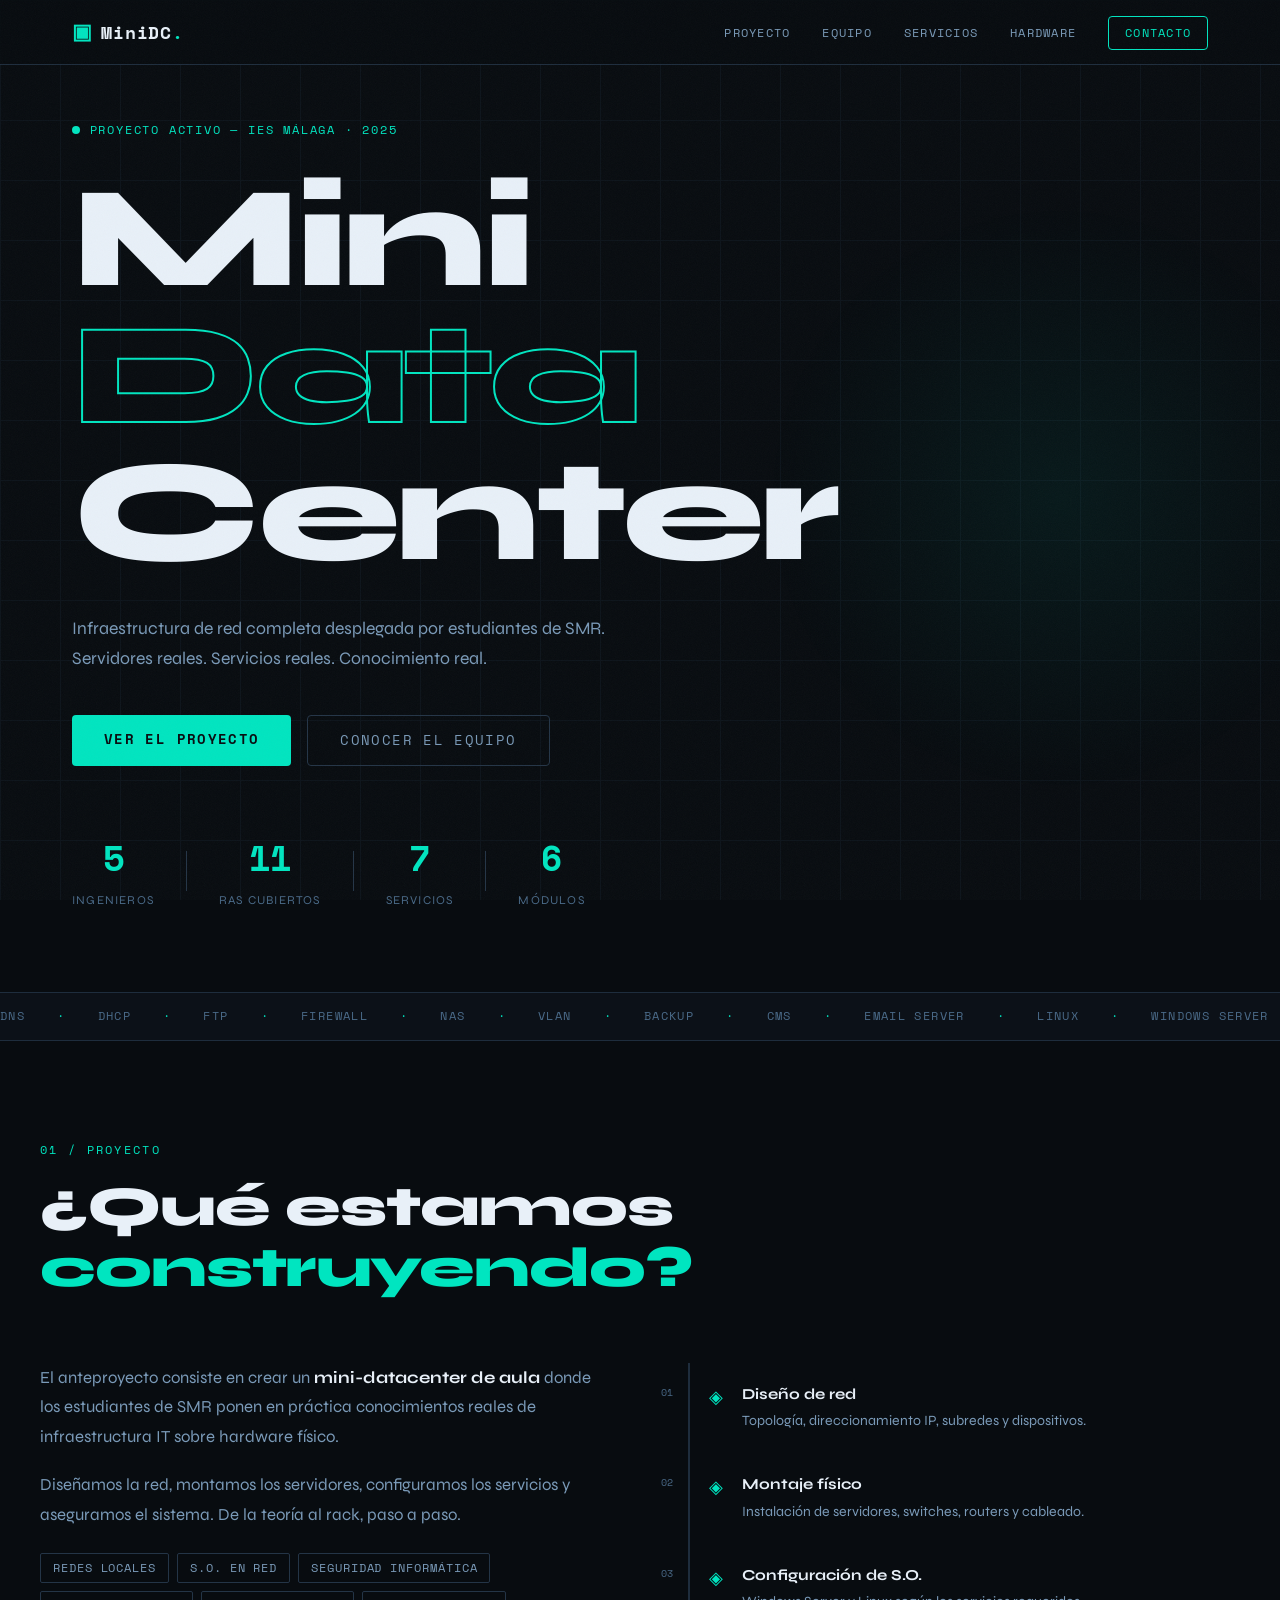
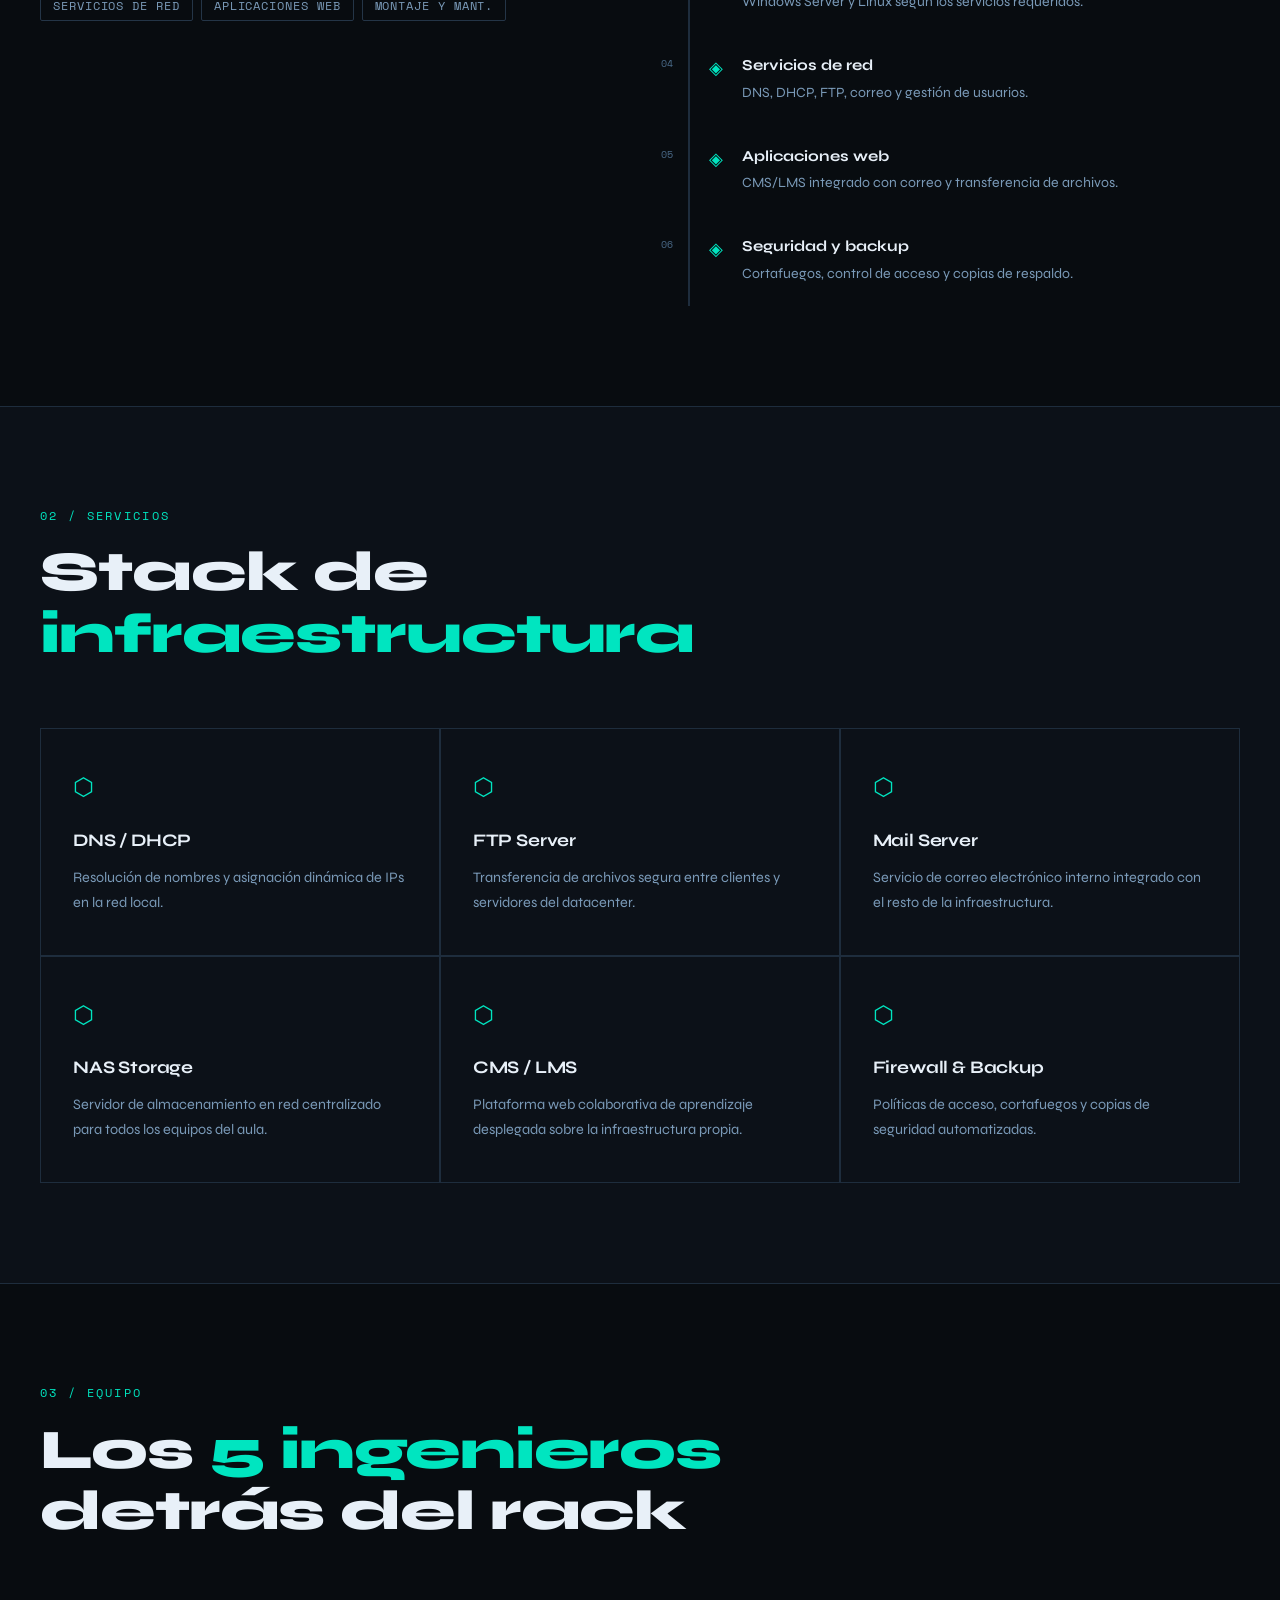
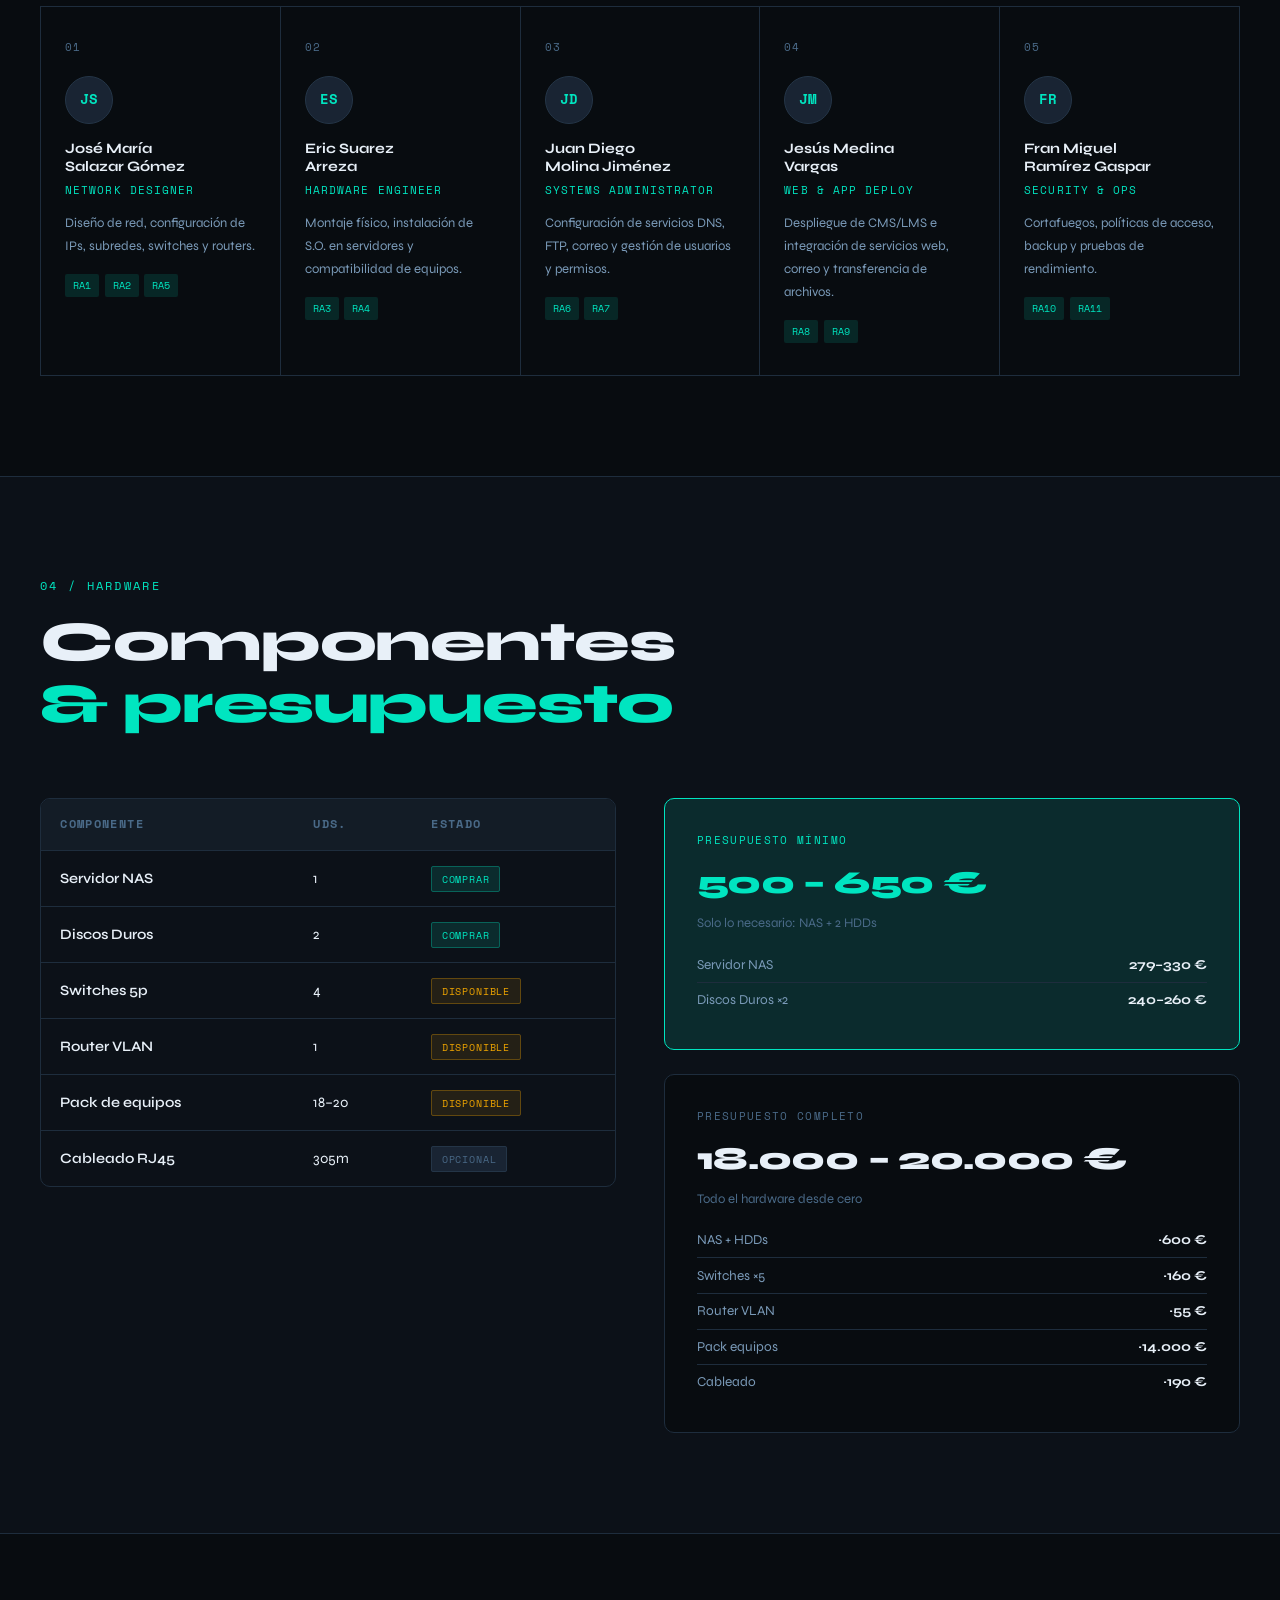
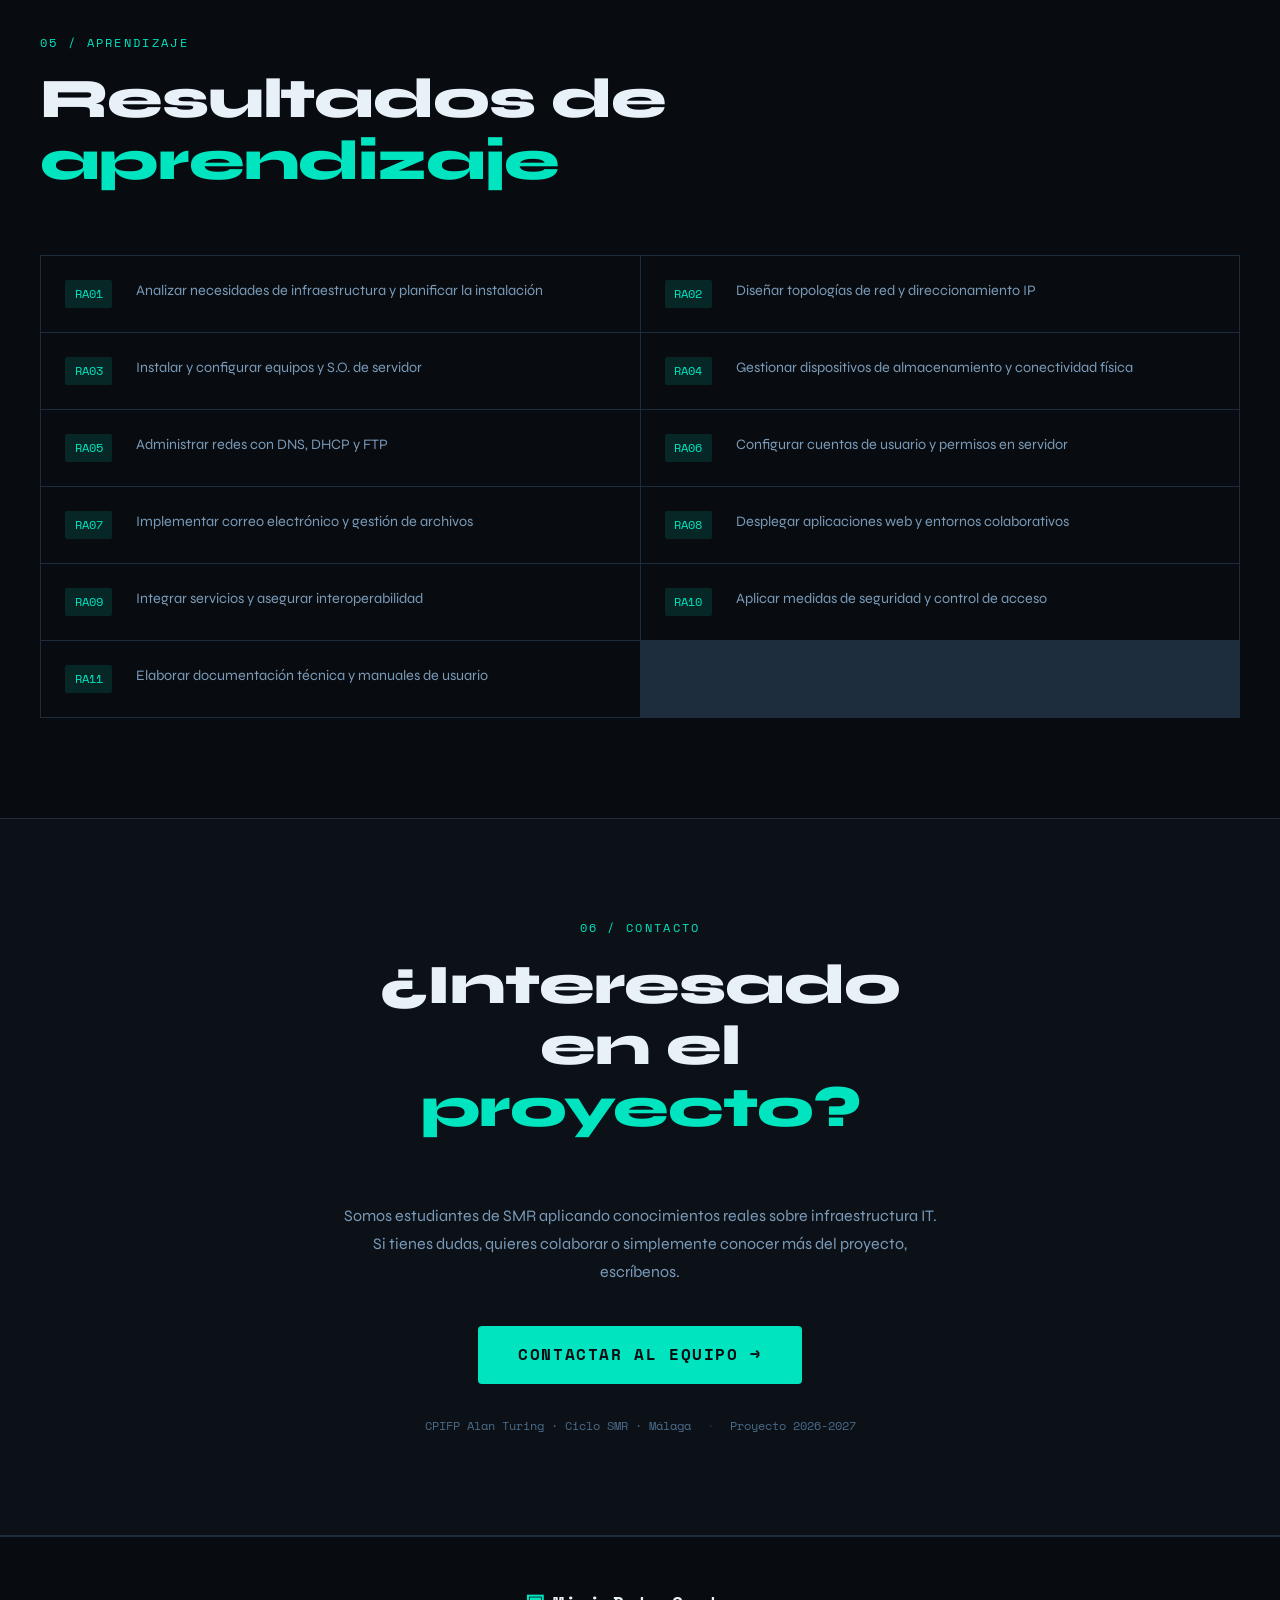
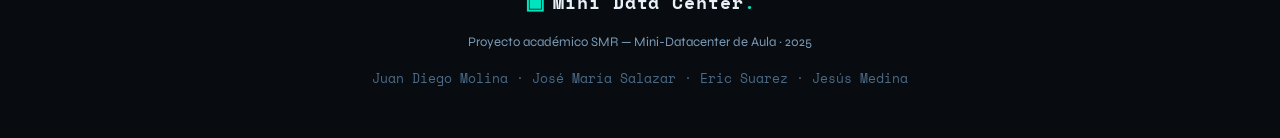
<file: PaginaWeb/index.html>
<!DOCTYPE html>
<html lang="es">
<head>
  <meta charset="UTF-8" />
  <meta name="viewport" content="width=device-width, initial-scale=1.0"/>
  <title>MiniDataCenter — Infraestructura Educativa</title>
  <link rel="preconnect" href="https://fonts.googleapis.com">
  <link href="https://fonts.googleapis.com/css2?family=Space+Mono:wght@400;700&family=Syne:wght@400;600;700;800&display=swap" rel="stylesheet">
  <link rel="stylesheet" href="css/estilo.css" />
</head>
<body>

  <!-- NOISE OVERLAY -->
  <div class="noise"></div>

  <!-- GRID BG -->
  <div class="grid-bg"></div>

  <!-- NAV -->
  <nav>
    <div class="nav-inner">
      <div class="logo">
        <span class="logo-icon">▣</span>
        <span class="logo-text">MiniDC<span class="accent">.</span></span>
      </div>
      <ul class="nav-links">
        <li><a href="#proyecto">Proyecto</a></li>
        <li><a href="#equipo">Equipo</a></li>
        <li><a href="#servicios">Servicios</a></li>
        <li><a href="#componentes">Hardware</a></li>
        <li><a href="#contacto" class="nav-cta">Contacto</a></li>
      </ul>
      <button class="hamburger" id="hamburger" aria-label="Menú">
        <span></span><span></span><span></span>
      </button>
    </div>
  </nav>

  <!-- HERO -->
  <section class="hero" id="hero">
    <div class="hero-tag">
      <span class="dot"></span> Proyecto activo — IES Málaga · 2025
    </div>
    <h1 class="hero-title">
      Mini<br/>
      <span class="hero-outline">Data</span><br/>
      Center
    </h1>
    <p class="hero-sub">
      Infraestructura de red completa desplegada por estudiantes de SMR.<br/>
      Servidores reales. Servicios reales. Conocimiento real.
    </p>
    <div class="hero-ctas">
      <a href="#proyecto" class="btn-primary">Ver el proyecto</a>
      <a href="#equipo" class="btn-ghost">Conocer el equipo</a>
    </div>
    <div class="hero-stats">
      <div class="stat">
        <span class="stat-num">5</span>
        <span class="stat-label">Ingenieros</span>
      </div>
      <div class="stat-div"></div>
      <div class="stat">
        <span class="stat-num">11</span>
        <span class="stat-label">RAs cubiertos</span>
      </div>
      <div class="stat-div"></div>
      <div class="stat">
        <span class="stat-num">7</span>
        <span class="stat-label">Servicios</span>
      </div>
      <div class="stat-div"></div>
      <div class="stat">
        <span class="stat-num">6</span>
        <span class="stat-label">Módulos</span>
      </div>
    </div>
  </section>

  <!-- TICKER -->
  <div class="ticker-wrap">
    <div class="ticker">
      <span>DNS</span><span>·</span>
      <span>DHCP</span><span>·</span>
      <span>FTP</span><span>·</span>
      <span>FIREWALL</span><span>·</span>
      <span>NAS</span><span>·</span>
      <span>VLAN</span><span>·</span>
      <span>BACKUP</span><span>·</span>
      <span>CMS</span><span>·</span>
      <span>EMAIL SERVER</span><span>·</span>
      <span>LINUX</span><span>·</span>
      <span>WINDOWS SERVER</span><span>·</span>
      <span>DNS</span><span>·</span>
      <span>DHCP</span><span>·</span>
      <span>FTP</span><span>·</span>
      <span>FIREWALL</span><span>·</span>
      <span>NAS</span><span>·</span>
      <span>VLAN</span><span>·</span>
      <span>BACKUP</span><span>·</span>
      <span>CMS</span><span>·</span>
      <span>EMAIL SERVER</span><span>·</span>
      <span>LINUX</span><span>·</span>
      <span>WINDOWS SERVER</span><span>·</span>
    </div>
  </div>

  <!-- PROYECTO -->
  <section class="section" id="proyecto">
    <div class="section-inner">
      <div class="section-header">
        <span class="section-tag">01 / Proyecto</span>
        <h2>¿Qué estamos<br/><span class="accent">construyendo?</span></h2>
      </div>
      <div class="proyecto-grid">
        <div class="proyecto-text">
          <p>El anteproyecto consiste en crear un <strong>mini-datacenter de aula</strong> donde los estudiantes de SMR ponen en práctica conocimientos reales de infraestructura IT sobre hardware físico.</p>
          <p>Diseñamos la red, montamos los servidores, configuramos los servicios y aseguramos el sistema. De la teoría al rack, paso a paso.</p>
          <div class="justificacion-badges">
            <span class="badge">Redes Locales</span>
            <span class="badge">S.O. en Red</span>
            <span class="badge">Seguridad Informática</span>
            <span class="badge">Servicios de Red</span>
            <span class="badge">Aplicaciones Web</span>
            <span class="badge">Montaje y Mant.</span>
          </div>
        </div>
        <div class="proyecto-fases">
          <div class="fase" data-num="01">
            <div class="fase-icon">◈</div>
            <div>
              <h4>Diseño de red</h4>
              <p>Topología, direccionamiento IP, subredes y dispositivos.</p>
            </div>
          </div>
          <div class="fase" data-num="02">
            <div class="fase-icon">◈</div>
            <div>
              <h4>Montaje físico</h4>
              <p>Instalación de servidores, switches, routers y cableado.</p>
            </div>
          </div>
          <div class="fase" data-num="03">
            <div class="fase-icon">◈</div>
            <div>
              <h4>Configuración de S.O.</h4>
              <p>Windows Server y Linux según los servicios requeridos.</p>
            </div>
          </div>
          <div class="fase" data-num="04">
            <div class="fase-icon">◈</div>
            <div>
              <h4>Servicios de red</h4>
              <p>DNS, DHCP, FTP, correo y gestión de usuarios.</p>
            </div>
          </div>
          <div class="fase" data-num="05">
            <div class="fase-icon">◈</div>
            <div>
              <h4>Aplicaciones web</h4>
              <p>CMS/LMS integrado con correo y transferencia de archivos.</p>
            </div>
          </div>
          <div class="fase" data-num="06">
            <div class="fase-icon">◈</div>
            <div>
              <h4>Seguridad y backup</h4>
              <p>Cortafuegos, control de acceso y copias de respaldo.</p>
            </div>
          </div>
        </div>
      </div>
    </div>
  </section>

  <!-- SERVICIOS -->
  <section class="section section-dark" id="servicios">
    <div class="section-inner">
      <div class="section-header">
        <span class="section-tag">02 / Servicios</span>
        <h2>Stack de<br/><span class="accent">infraestructura</span></h2>
      </div>
      <div class="servicios-grid">
        <div class="servicio-card">
          <div class="servicio-icon">⬡</div>
          <h3>DNS / DHCP</h3>
          <p>Resolución de nombres y asignación dinámica de IPs en la red local.</p>
        </div>
        <div class="servicio-card">
          <div class="servicio-icon">⬡</div>
          <h3>FTP Server</h3>
          <p>Transferencia de archivos segura entre clientes y servidores del datacenter.</p>
        </div>
        <div class="servicio-card">
          <div class="servicio-icon">⬡</div>
          <h3>Mail Server</h3>
          <p>Servicio de correo electrónico interno integrado con el resto de la infraestructura.</p>
        </div>
        <div class="servicio-card">
          <div class="servicio-icon">⬡</div>
          <h3>NAS Storage</h3>
          <p>Servidor de almacenamiento en red centralizado para todos los equipos del aula.</p>
        </div>
        <div class="servicio-card">
          <div class="servicio-icon">⬡</div>
          <h3>CMS / LMS</h3>
          <p>Plataforma web colaborativa de aprendizaje desplegada sobre la infraestructura propia.</p>
        </div>
        <div class="servicio-card">
          <div class="servicio-icon">⬡</div>
          <h3>Firewall &amp; Backup</h3>
          <p>Políticas de acceso, cortafuegos y copias de seguridad automatizadas.</p>
        </div>
      </div>
    </div>
  </section>

  <!-- EQUIPO -->
  <section class="section" id="equipo">
    <div class="section-inner">
      <div class="section-header">
        <span class="section-tag">03 / Equipo</span>
        <h2>Los <span class="accent">5 ingenieros</span><br/>detrás del rack</h2>
      </div>
      <div class="equipo-grid">

        <div class="miembro-card">
          <div class="miembro-num">01</div>
          <div class="miembro-avatar">JS</div>
          <h3>José María<br/>Salazar Gómez</h3>
          <div class="miembro-rol">Network Designer</div>
          <p>Diseño de red, configuración de IPs, subredes, switches y routers.</p>
          <div class="miembro-ras">
            <span class="ra">RA1</span>
            <span class="ra">RA2</span>
            <span class="ra">RA5</span>
          </div>
        </div>

        <div class="miembro-card">
          <div class="miembro-num">02</div>
          <div class="miembro-avatar">ES</div>
          <h3>Eric Suarez<br/>Arreza</h3>
          <div class="miembro-rol">Hardware Engineer</div>
          <p>Montaje físico, instalación de S.O. en servidores y compatibilidad de equipos.</p>
          <div class="miembro-ras">
            <span class="ra">RA3</span>
            <span class="ra">RA4</span>
          </div>
        </div>

        <div class="miembro-card">
          <div class="miembro-num">03</div>
          <div class="miembro-avatar">JD</div>
          <h3>Juan Diego<br/>Molina Jiménez</h3>
          <div class="miembro-rol">Systems Administrator</div>
          <p>Configuración de servicios DNS, FTP, correo y gestión de usuarios y permisos.</p>
          <div class="miembro-ras">
            <span class="ra">RA6</span>
            <span class="ra">RA7</span>
          </div>
        </div>

        <div class="miembro-card">
          <div class="miembro-num">04</div>
          <div class="miembro-avatar">JM</div>
          <h3>Jesús Medina<br/>Vargas</h3>
          <div class="miembro-rol">Web & App Deploy</div>
          <p>Despliegue de CMS/LMS e integración de servicios web, correo y transferencia de archivos.</p>
          <div class="miembro-ras">
            <span class="ra">RA8</span>
            <span class="ra">RA9</span>
          </div>
        </div>

        <div class="miembro-card">
          <div class="miembro-num">05</div>
          <div class="miembro-avatar">FR</div>
          <h3>Fran Miguel<br/>Ramírez Gaspar</h3>
          <div class="miembro-rol">Security & Ops</div>
          <p>Cortafuegos, políticas de acceso, backup y pruebas de rendimiento.</p>
          <div class="miembro-ras">
            <span class="ra">RA10</span>
            <span class="ra">RA11</span>
          </div>
        </div>

      </div>
    </div>
  </section>

  <!-- COMPONENTES / HARDWARE -->
  <section class="section section-dark" id="componentes">
    <div class="section-inner">
      <div class="section-header">
        <span class="section-tag">04 / Hardware</span>
        <h2>Componentes<br/><span class="accent">&amp; presupuesto</span></h2>
      </div>
      <div class="hardware-layout">
        <div class="hardware-table-wrap">
          <table class="hardware-table">
            <thead>
              <tr>
                <th>Componente</th>
                <th>Uds.</th>
                <th>Estado</th>
              </tr>
            </thead>
            <tbody>
              <tr>
                <td><span class="hw-name">Servidor NAS</span></td>
                <td>1</td>
                <td><span class="badge-comprar">Comprar</span></td>
              </tr>
              <tr>
                <td><span class="hw-name">Discos Duros</span></td>
                <td>2</td>
                <td><span class="badge-comprar">Comprar</span></td>
              </tr>
              <tr>
                <td><span class="hw-name">Switches 5p</span></td>
                <td>4</td>
                <td><span class="badge-disponible">Disponible</span></td>
              </tr>
              <tr>
                <td><span class="hw-name">Router VLAN</span></td>
                <td>1</td>
                <td><span class="badge-disponible">Disponible</span></td>
              </tr>
              <tr>
                <td><span class="hw-name">Pack de equipos</span></td>
                <td>18–20</td>
                <td><span class="badge-disponible">Disponible</span></td>
              </tr>
              <tr>
                <td><span class="hw-name">Cableado RJ45</span></td>
                <td>305m</td>
                <td><span class="badge-opcional">Opcional</span></td>
              </tr>
            </tbody>
          </table>
        </div>
        <div class="presupuesto-cards">
          <div class="presup-card presup-min">
            <div class="presup-label">Presupuesto mínimo</div>
            <div class="presup-amount">500 – 650 €</div>
            <div class="presup-detail">Solo lo necesario: NAS + 2 HDDs</div>
            <ul class="presup-items">
              <li>Servidor NAS <strong>279–330 €</strong></li>
              <li>Discos Duros ×2 <strong>240–260 €</strong></li>
            </ul>
          </div>
          <div class="presup-card presup-full">
            <div class="presup-label">Presupuesto completo</div>
            <div class="presup-amount">18.000 – 20.000 €</div>
            <div class="presup-detail">Todo el hardware desde cero</div>
            <ul class="presup-items">
              <li>NAS + HDDs <strong>~600 €</strong></li>
              <li>Switches ×5 <strong>~160 €</strong></li>
              <li>Router VLAN <strong>~55 €</strong></li>
              <li>Pack equipos <strong>~14.000 €</strong></li>
              <li>Cableado <strong>~190 €</strong></li>
            </ul>
          </div>
        </div>
      </div>
    </div>
  </section>

  <!-- RA SECTION -->
  <section class="section" id="ras">
    <div class="section-inner">
      <div class="section-header">
        <span class="section-tag">05 / Aprendizaje</span>
        <h2>Resultados de<br/><span class="accent">aprendizaje</span></h2>
      </div>
      <div class="ra-grid">
        <div class="ra-item"><span class="ra-code">RA01</span><span class="ra-desc">Analizar necesidades de infraestructura y planificar la instalación</span></div>
        <div class="ra-item"><span class="ra-code">RA02</span><span class="ra-desc">Diseñar topologías de red y direccionamiento IP</span></div>
        <div class="ra-item"><span class="ra-code">RA03</span><span class="ra-desc">Instalar y configurar equipos y S.O. de servidor</span></div>
        <div class="ra-item"><span class="ra-code">RA04</span><span class="ra-desc">Gestionar dispositivos de almacenamiento y conectividad física</span></div>
        <div class="ra-item"><span class="ra-code">RA05</span><span class="ra-desc">Administrar redes con DNS, DHCP y FTP</span></div>
        <div class="ra-item"><span class="ra-code">RA06</span><span class="ra-desc">Configurar cuentas de usuario y permisos en servidor</span></div>
        <div class="ra-item"><span class="ra-code">RA07</span><span class="ra-desc">Implementar correo electrónico y gestión de archivos</span></div>
        <div class="ra-item"><span class="ra-code">RA08</span><span class="ra-desc">Desplegar aplicaciones web y entornos colaborativos</span></div>
        <div class="ra-item"><span class="ra-code">RA09</span><span class="ra-desc">Integrar servicios y asegurar interoperabilidad</span></div>
        <div class="ra-item"><span class="ra-code">RA10</span><span class="ra-desc">Aplicar medidas de seguridad y control de acceso</span></div>
        <div class="ra-item"><span class="ra-code">RA11</span><span class="ra-desc">Elaborar documentación técnica y manuales de usuario</span></div>
      </div>
    </div>
  </section>

  <!-- CONTACTO -->
  <section class="section section-dark" id="contacto">
    <div class="section-inner contact-inner">
      <div class="section-header">
        <span class="section-tag">06 / Contacto</span>
        <h2>¿Interesado en el<br/><span class="accent">proyecto?</span></h2>
      </div>
      <p class="contact-sub">Somos estudiantes de SMR aplicando conocimientos reales sobre infraestructura IT. Si tienes dudas, quieres colaborar o simplemente conocer más del proyecto, escríbenos.</p>
      <a href="mailto:info@minidatacenter.edu" class="btn-primary btn-large">Contactar al equipo →</a>
      <div class="contact-info">
        <span>CPIFP Alan Turing · Ciclo SMR · Málaga</span>
        <span class="sep">·</span>
        <span>Proyecto 2026-2027</span>
      </div>
    </div>
  </section>

  <!-- FOOTER -->
  <footer>
    <div class="footer-inner">
      <div class="logo">
        <span class="logo-icon">▣</span>
        <span class="logo-text">Mini Data Center<span class="accent">.</span></span>
      </div>
      <p>Proyecto académico SMR — Mini-Datacenter de Aula · 2025</p>
      <p class="footer-names">Juan Diego Molina · José María Salazar · Eric Suarez · Jesús Medina</p>
    </div>
  </footer>

  <script>
    // Hamburger menu
    const hamburger = document.getElementById('hamburger');
    const navLinks = document.querySelector('.nav-links');
    hamburger.addEventListener('click', () => {
      navLinks.classList.toggle('open');
      hamburger.classList.toggle('active');
    });

    // Smooth scroll
    document.querySelectorAll('a[href^="#"]').forEach(a => {
      a.addEventListener('click', e => {
        e.preventDefault();
        const target = document.querySelector(a.getAttribute('href'));
        if (target) target.scrollIntoView({ behavior: 'smooth' });
        navLinks.classList.remove('open');
        hamburger.classList.remove('active');
      });
    });

    // Fade-in on scroll
    const observer = new IntersectionObserver((entries) => {
      entries.forEach(e => {
        if (e.isIntersecting) e.target.classList.add('visible');
      });
    }, { threshold: 0.1 });

    document.querySelectorAll('.fase, .servicio-card, .miembro-card, .ra-item, .presup-card').forEach(el => {
      el.classList.add('fade-in');
      observer.observe(el);
    });
  </script>
</body>
</html>
</file>
<file: PaginaWeb/css/estilo.css>
/* =============================================
   MINI DATACENTER — styles.css
   Estética: Industrial / Tech Dark
   ============================================= */

/* --- VARIABLES --- */
:root {
  --bg: #080c10;
  --bg2: #0c1118;
  --bg3: #111820;
  --surface: #131c26;
  --surface2: #192433;
  --border: #1e2d3d;
  --border2: #243547;
  --accent: #00e5c0;
  --accent2: #00b89a;
  --accent-dim: rgba(0, 229, 192, 0.12);
  --accent-glow: rgba(0, 229, 192, 0.25);
  --text: #e8f0f8;
  --text2: #7a9ab8;
  --text3: #4a6a88;
  --warn: #f0a500;
  --font-display: 'Syne', sans-serif;
  --font-mono: 'Space Mono', monospace;
  --radius: 4px;
  --radius-lg: 10px;
}

/* --- RESET --- */
*, *::before, *::after { box-sizing: border-box; margin: 0; padding: 0; }
html { scroll-behavior: smooth; }
body {
  background: var(--bg);
  color: var(--text);
  font-family: var(--font-display);
  overflow-x: hidden;
  line-height: 1.6;
}
a { text-decoration: none; color: inherit; }
ul { list-style: none; }
p { color: var(--text2); line-height: 1.75; }
strong { color: var(--text); }

/* --- NOISE OVERLAY --- */
.noise {
  pointer-events: none;
  position: fixed;
  inset: 0;
  z-index: 9999;
  opacity: 0.035;
  background-image: url("data:image/svg+xml,%3Csvg viewBox='0 0 256 256' xmlns='http://www.w3.org/2000/svg'%3E%3Cfilter id='n'%3E%3CfeTurbulence type='fractalNoise' baseFrequency='0.9' numOctaves='4' stitchTiles='stitch'/%3E%3C/filter%3E%3Crect width='100%25' height='100%25' filter='url(%23n)'/%3E%3C/svg%3E");
  background-size: 200px;
}

/* --- GRID BG --- */
.grid-bg {
  pointer-events: none;
  position: fixed;
  inset: 0;
  z-index: 0;
  background-image:
    linear-gradient(var(--border) 1px, transparent 1px),
    linear-gradient(90deg, var(--border) 1px, transparent 1px);
  background-size: 60px 60px;
  opacity: 0.25;
}

/* --- NAV --- */
nav {
  position: fixed;
  top: 0;
  width: 100%;
  z-index: 1000;
  background: rgba(8, 12, 16, 0.85);
  backdrop-filter: blur(12px);
  border-bottom: 1px solid var(--border);
}

.nav-inner {
  max-width: 1200px;
  margin: 0 auto;
  padding: 0 2rem;
  height: 64px;
  display: flex;
  align-items: center;
  justify-content: space-between;
}

.logo {
  display: flex;
  align-items: center;
  gap: 0.5rem;
  font-family: var(--font-mono);
  font-size: 1.1rem;
  font-weight: 700;
  letter-spacing: 0.05em;
}
.logo-icon {
  color: var(--accent);
  font-size: 1.3rem;
}
.accent { color: var(--accent); }

.nav-links {
  display: flex;
  align-items: center;
  gap: 2rem;
}
.nav-links a {
  font-family: var(--font-mono);
  font-size: 0.78rem;
  text-transform: uppercase;
  letter-spacing: 0.1em;
  color: var(--text2);
  transition: color 0.2s;
}
.nav-links a:hover { color: var(--accent); }
.nav-links .nav-cta {
  border: 1px solid var(--accent);
  color: var(--accent);
  padding: 0.4rem 1rem;
  border-radius: var(--radius);
  transition: background 0.2s, color 0.2s;
}
.nav-links .nav-cta:hover {
  background: var(--accent);
  color: var(--bg);
}

.hamburger {
  display: none;
  flex-direction: column;
  gap: 5px;
  background: none;
  border: none;
  cursor: pointer;
  padding: 4px;
}
.hamburger span {
  display: block;
  width: 24px;
  height: 2px;
  background: var(--text);
  transition: all 0.3s;
}
.hamburger.active span:nth-child(1) { transform: translateY(7px) rotate(45deg); }
.hamburger.active span:nth-child(2) { opacity: 0; }
.hamburger.active span:nth-child(3) { transform: translateY(-7px) rotate(-45deg); }

/* --- HERO --- */
.hero {
  position: relative;
  z-index: 1;
  min-height: 100vh;
  display: flex;
  flex-direction: column;
  justify-content: center;
  padding: 120px 2rem 80px;
  max-width: 1200px;
  margin: 0 auto;
}

.hero::before {
  content: '';
  position: absolute;
  top: 20%;
  right: -10%;
  width: 600px;
  height: 600px;
  background: radial-gradient(circle, rgba(0,229,192,0.06) 0%, transparent 70%);
  pointer-events: none;
}

.hero-tag {
  display: flex;
  align-items: center;
  gap: 0.6rem;
  font-family: var(--font-mono);
  font-size: 0.75rem;
  text-transform: uppercase;
  letter-spacing: 0.15em;
  color: var(--accent);
  margin-bottom: 2rem;
  animation: fadeDown 0.8s ease forwards;
}
.dot {
  width: 8px;
  height: 8px;
  background: var(--accent);
  border-radius: 50%;
  animation: pulse 2s infinite;
}

@keyframes pulse {
  0%, 100% { box-shadow: 0 0 0 0 var(--accent-glow); }
  50% { box-shadow: 0 0 0 6px transparent; }
}

.hero-title {
  font-family: var(--font-display);
  font-size: clamp(4rem, 12vw, 9rem);
  font-weight: 800;
  line-height: 0.95;
  letter-spacing: -0.03em;
  margin-bottom: 2rem;
  animation: fadeUp 0.8s ease 0.1s both;
}
.hero-outline {
  -webkit-text-stroke: 2px var(--accent);
  color: transparent;
}

.hero-sub {
  font-size: 1.1rem;
  color: var(--text2);
  max-width: 560px;
  margin-bottom: 2.5rem;
  animation: fadeUp 0.8s ease 0.2s both;
}

.hero-ctas {
  display: flex;
  gap: 1rem;
  flex-wrap: wrap;
  margin-bottom: 4rem;
  animation: fadeUp 0.8s ease 0.3s both;
}

.btn-primary {
  display: inline-block;
  background: var(--accent);
  color: var(--bg);
  font-family: var(--font-mono);
  font-size: 0.85rem;
  font-weight: 700;
  text-transform: uppercase;
  letter-spacing: 0.1em;
  padding: 0.85rem 2rem;
  border-radius: var(--radius);
  transition: background 0.2s, transform 0.2s, box-shadow 0.2s;
}
.btn-primary:hover {
  background: var(--accent2);
  transform: translateY(-2px);
  box-shadow: 0 8px 24px var(--accent-glow);
}
.btn-large { font-size: 1rem; padding: 1rem 2.5rem; }

.btn-ghost {
  display: inline-block;
  border: 1px solid var(--border2);
  color: var(--text2);
  font-family: var(--font-mono);
  font-size: 0.85rem;
  text-transform: uppercase;
  letter-spacing: 0.1em;
  padding: 0.85rem 2rem;
  border-radius: var(--radius);
  transition: border-color 0.2s, color 0.2s;
}
.btn-ghost:hover {
  border-color: var(--accent);
  color: var(--accent);
}

.hero-stats {
  display: flex;
  align-items: center;
  gap: 2rem;
  flex-wrap: wrap;
  animation: fadeUp 0.8s ease 0.4s both;
}
.stat { text-align: center; }
.stat-num {
  display: block;
  font-family: var(--font-mono);
  font-size: 2.2rem;
  font-weight: 700;
  color: var(--accent);
}
.stat-label {
  font-size: 0.75rem;
  text-transform: uppercase;
  letter-spacing: 0.1em;
  color: var(--text3);
}
.stat-div {
  width: 1px;
  height: 40px;
  background: var(--border2);
}

/* --- TICKER --- */
.ticker-wrap {
  position: relative;
  z-index: 1;
  overflow: hidden;
  border-top: 1px solid var(--border);
  border-bottom: 1px solid var(--border);
  background: var(--bg2);
  padding: 0.9rem 0;
}
.ticker {
  display: flex;
  gap: 2rem;
  width: max-content;
  animation: ticker 30s linear infinite;
}
.ticker span {
  font-family: var(--font-mono);
  font-size: 0.72rem;
  text-transform: uppercase;
  letter-spacing: 0.12em;
  color: var(--text3);
  white-space: nowrap;
}
.ticker span:nth-child(even) { color: var(--accent); }

@keyframes ticker {
  from { transform: translateX(0); }
  to { transform: translateX(-50%); }
}

/* --- SECTIONS --- */
.section {
  position: relative;
  z-index: 1;
  padding: 100px 2rem;
}
.section-dark {
  background: var(--bg2);
  border-top: 1px solid var(--border);
  border-bottom: 1px solid var(--border);
}
.section-inner {
  max-width: 1200px;
  margin: 0 auto;
}

.section-header {
  margin-bottom: 4rem;
}
.section-tag {
  font-family: var(--font-mono);
  font-size: 0.72rem;
  text-transform: uppercase;
  letter-spacing: 0.2em;
  color: var(--accent);
  display: block;
  margin-bottom: 1rem;
}
.section-header h2 {
  font-family: var(--font-display);
  font-size: clamp(2.2rem, 5vw, 3.5rem);
  font-weight: 800;
  line-height: 1.1;
  letter-spacing: -0.02em;
}

/* --- PROYECTO --- */
.proyecto-grid {
  display: grid;
  grid-template-columns: 1fr 1fr;
  gap: 4rem;
  align-items: start;
}
.proyecto-text p {
  margin-bottom: 1.2rem;
  font-size: 1.05rem;
}
.justificacion-badges {
  display: flex;
  flex-wrap: wrap;
  gap: 0.5rem;
  margin-top: 1.5rem;
}
.badge {
  font-family: var(--font-mono);
  font-size: 0.72rem;
  text-transform: uppercase;
  letter-spacing: 0.08em;
  border: 1px solid var(--border2);
  color: var(--text2);
  padding: 0.3rem 0.75rem;
  border-radius: 2px;
}

.proyecto-fases {
  display: flex;
  flex-direction: column;
  gap: 0;
}
.fase {
  display: flex;
  align-items: flex-start;
  gap: 1.2rem;
  padding: 1.2rem 1.2rem;
  border-left: 2px solid var(--border);
  margin-left: 1rem;
  position: relative;
  transition: border-color 0.3s;
}
.fase:hover { border-color: var(--accent); }
.fase::before {
  content: attr(data-num);
  position: absolute;
  left: -1.8rem;
  top: 1.3rem;
  font-family: var(--font-mono);
  font-size: 0.65rem;
  color: var(--text3);
}
.fase-icon {
  color: var(--accent);
  font-size: 1.1rem;
  margin-top: 2px;
  flex-shrink: 0;
}
.fase h4 {
  font-size: 0.95rem;
  font-weight: 700;
  margin-bottom: 0.2rem;
  color: var(--text);
}
.fase p { font-size: 0.88rem; margin: 0; }

/* --- SERVICIOS --- */
.servicios-grid {
  display: grid;
  grid-template-columns: repeat(3, 1fr);
  gap: 1.5px;
  background: var(--border);
  border: 1px solid var(--border);
}
.servicio-card {
  background: var(--bg2);
  padding: 2.5rem 2rem;
  transition: background 0.3s;
}
.servicio-card:hover {
  background: var(--surface);
}
.servicio-icon {
  font-size: 1.5rem;
  color: var(--accent);
  margin-bottom: 1.2rem;
  display: block;
}
.servicio-card h3 {
  font-size: 1.1rem;
  font-weight: 700;
  margin-bottom: 0.6rem;
  letter-spacing: -0.01em;
}
.servicio-card p { font-size: 0.9rem; }

/* --- EQUIPO --- */
.equipo-grid {
  display: grid;
  grid-template-columns: repeat(5, 1fr);
  gap: 1px;
  background: var(--border);
  border: 1px solid var(--border);
}
.miembro-card {
  background: var(--bg);
  padding: 2rem 1.5rem;
  position: relative;
  overflow: hidden;
  transition: background 0.3s;
}
.miembro-card:hover { background: var(--surface); }
.miembro-card::after {
  content: '';
  position: absolute;
  bottom: 0;
  left: 0;
  right: 0;
  height: 2px;
  background: var(--accent);
  transform: scaleX(0);
  transition: transform 0.3s;
}
.miembro-card:hover::after { transform: scaleX(1); }

.miembro-num {
  font-family: var(--font-mono);
  font-size: 0.68rem;
  color: var(--text3);
  letter-spacing: 0.1em;
  margin-bottom: 1.2rem;
}
.miembro-avatar {
  width: 48px;
  height: 48px;
  background: var(--surface2);
  border: 1px solid var(--border2);
  border-radius: 50%;
  display: flex;
  align-items: center;
  justify-content: center;
  font-family: var(--font-mono);
  font-size: 0.85rem;
  font-weight: 700;
  color: var(--accent);
  margin-bottom: 1rem;
}
.miembro-card h3 {
  font-size: 0.9rem;
  font-weight: 700;
  line-height: 1.3;
  margin-bottom: 0.3rem;
}
.miembro-rol {
  font-family: var(--font-mono);
  font-size: 0.68rem;
  text-transform: uppercase;
  letter-spacing: 0.1em;
  color: var(--accent);
  margin-bottom: 0.8rem;
}
.miembro-card p { font-size: 0.82rem; margin-bottom: 1rem; }
.miembro-ras {
  display: flex;
  flex-wrap: wrap;
  gap: 0.35rem;
}
.ra {
  font-family: var(--font-mono);
  font-size: 0.65rem;
  background: var(--accent-dim);
  color: var(--accent);
  padding: 0.2rem 0.5rem;
  border-radius: 2px;
}

/* --- HARDWARE --- */
.hardware-layout {
  display: grid;
  grid-template-columns: 1fr 1fr;
  gap: 3rem;
  align-items: start;
}
.hardware-table-wrap {
  border: 1px solid var(--border);
  overflow: hidden;
  border-radius: var(--radius-lg);
}
.hardware-table {
  width: 100%;
  border-collapse: collapse;
}
.hardware-table th {
  background: var(--surface);
  font-family: var(--font-mono);
  font-size: 0.72rem;
  text-transform: uppercase;
  letter-spacing: 0.12em;
  color: var(--text3);
  padding: 1rem 1.2rem;
  text-align: left;
  border-bottom: 1px solid var(--border);
}
.hardware-table td {
  padding: 1rem 1.2rem;
  border-bottom: 1px solid var(--border);
  font-size: 0.9rem;
}
.hardware-table tr:last-child td { border-bottom: none; }
.hardware-table tr:hover td { background: var(--surface); }
.hw-name { color: var(--text); font-weight: 600; }
.badge-comprar {
  font-family: var(--font-mono);
  font-size: 0.65rem;
  text-transform: uppercase;
  letter-spacing: 0.08em;
  background: rgba(0,229,192,0.12);
  color: var(--accent);
  padding: 0.25rem 0.6rem;
  border-radius: 2px;
  border: 1px solid rgba(0,229,192,0.3);
}
.badge-disponible {
  font-family: var(--font-mono);
  font-size: 0.65rem;
  text-transform: uppercase;
  letter-spacing: 0.08em;
  background: rgba(240,165,0,0.1);
  color: var(--warn);
  padding: 0.25rem 0.6rem;
  border-radius: 2px;
  border: 1px solid rgba(240,165,0,0.3);
}
.badge-opcional {
  font-family: var(--font-mono);
  font-size: 0.65rem;
  text-transform: uppercase;
  letter-spacing: 0.08em;
  background: var(--surface2);
  color: var(--text3);
  padding: 0.25rem 0.6rem;
  border-radius: 2px;
  border: 1px solid var(--border2);
}

.presupuesto-cards {
  display: flex;
  flex-direction: column;
  gap: 1.5rem;
}
.presup-card {
  border: 1px solid var(--border);
  border-radius: var(--radius-lg);
  padding: 2rem;
  background: var(--bg);
}
.presup-min { border-color: var(--accent); background: var(--accent-dim); }
.presup-label {
  font-family: var(--font-mono);
  font-size: 0.7rem;
  text-transform: uppercase;
  letter-spacing: 0.12em;
  color: var(--text3);
  margin-bottom: 0.5rem;
}
.presup-min .presup-label { color: var(--accent); }
.presup-amount {
  font-family: var(--font-display);
  font-size: 2rem;
  font-weight: 800;
  color: var(--text);
  margin-bottom: 0.3rem;
  letter-spacing: -0.02em;
}
.presup-min .presup-amount { color: var(--accent); }
.presup-detail {
  font-size: 0.82rem;
  color: var(--text3);
  margin-bottom: 1.2rem;
}
.presup-items {
  display: flex;
  flex-direction: column;
  gap: 0.4rem;
}
.presup-items li {
  font-size: 0.85rem;
  color: var(--text2);
  display: flex;
  justify-content: space-between;
  padding-bottom: 0.4rem;
  border-bottom: 1px solid var(--border);
}
.presup-items li:last-child { border-bottom: none; }
.presup-items strong { color: var(--text); }

/* --- RAs --- */
.ra-grid {
  display: grid;
  grid-template-columns: repeat(2, 1fr);
  gap: 1px;
  background: var(--border);
  border: 1px solid var(--border);
}
.ra-item {
  background: var(--bg);
  padding: 1.5rem;
  display: flex;
  align-items: flex-start;
  gap: 1.5rem;
  transition: background 0.2s;
}
.ra-item:hover { background: var(--surface); }
.ra-code {
  font-family: var(--font-mono);
  font-size: 0.72rem;
  color: var(--accent);
  background: var(--accent-dim);
  padding: 0.3rem 0.6rem;
  border-radius: 2px;
  white-space: nowrap;
  flex-shrink: 0;
}
.ra-desc { font-size: 0.9rem; color: var(--text2); line-height: 1.5; }

/* --- CONTACTO --- */
.contact-inner {
  text-align: center;
  max-width: 600px;
}
.contact-sub {
  margin-bottom: 2.5rem;
  font-size: 1rem;
}
.contact-info {
  margin-top: 2rem;
  font-family: var(--font-mono);
  font-size: 0.75rem;
  color: var(--text3);
  display: flex;
  gap: 1rem;
  justify-content: center;
  flex-wrap: wrap;
}
.sep { color: var(--border2); }

/* --- FOOTER --- */
footer {
  position: relative;
  z-index: 1;
  border-top: 1px solid var(--border);
  padding: 3rem 2rem;
  background: var(--bg);
}
.footer-inner {
  max-width: 1200px;
  margin: 0 auto;
  display: flex;
  flex-direction: column;
  align-items: center;
  gap: 0.8rem;
  text-align: center;
}
.footer-inner p { font-size: 0.82rem; }
.footer-names {
  font-family: var(--font-mono);
  font-size: 0.72rem;
  color: var(--text3);
}

/* --- ANIMATIONS --- */
@keyframes fadeDown {
  from { opacity: 0; transform: translateY(-12px); }
  to { opacity: 1; transform: translateY(0); }
}
@keyframes fadeUp {
  from { opacity: 0; transform: translateY(20px); }
  to { opacity: 1; transform: translateY(0); }
}

.fade-in {
  opacity: 0;
  transform: translateY(20px);
  transition: opacity 0.6s ease, transform 0.6s ease;
}
.fade-in.visible {
  opacity: 1;
  transform: translateY(0);
}

/* --- RESPONSIVE --- */
@media (max-width: 1024px) {
  .equipo-grid { grid-template-columns: repeat(3, 1fr); }
  .servicios-grid { grid-template-columns: repeat(2, 1fr); }
  .proyecto-grid { grid-template-columns: 1fr; gap: 2.5rem; }
  .hardware-layout { grid-template-columns: 1fr; }
}

@media (max-width: 768px) {
  .hamburger { display: flex; }
  .nav-links {
    display: none;
    position: absolute;
    top: 64px;
    left: 0;
    right: 0;
    background: rgba(8,12,16,0.98);
    flex-direction: column;
    gap: 0;
    border-bottom: 1px solid var(--border);
  }
  .nav-links.open { display: flex; }
  .nav-links a {
    padding: 1rem 2rem;
    border-bottom: 1px solid var(--border);
    width: 100%;
  }
  .nav-links .nav-cta { border: none; border-radius: 0; }

  .equipo-grid { grid-template-columns: repeat(2, 1fr); }
  .servicios-grid { grid-template-columns: 1fr; }
  .ra-grid { grid-template-columns: 1fr; }
  .hero-stats { gap: 1.2rem; }
  .stat-div { display: none; }
  .section { padding: 70px 1.5rem; }
}

@media (max-width: 480px) {
  .equipo-grid { grid-template-columns: 1fr; }
  .hero-title { font-size: 3.5rem; }
}
</file>
